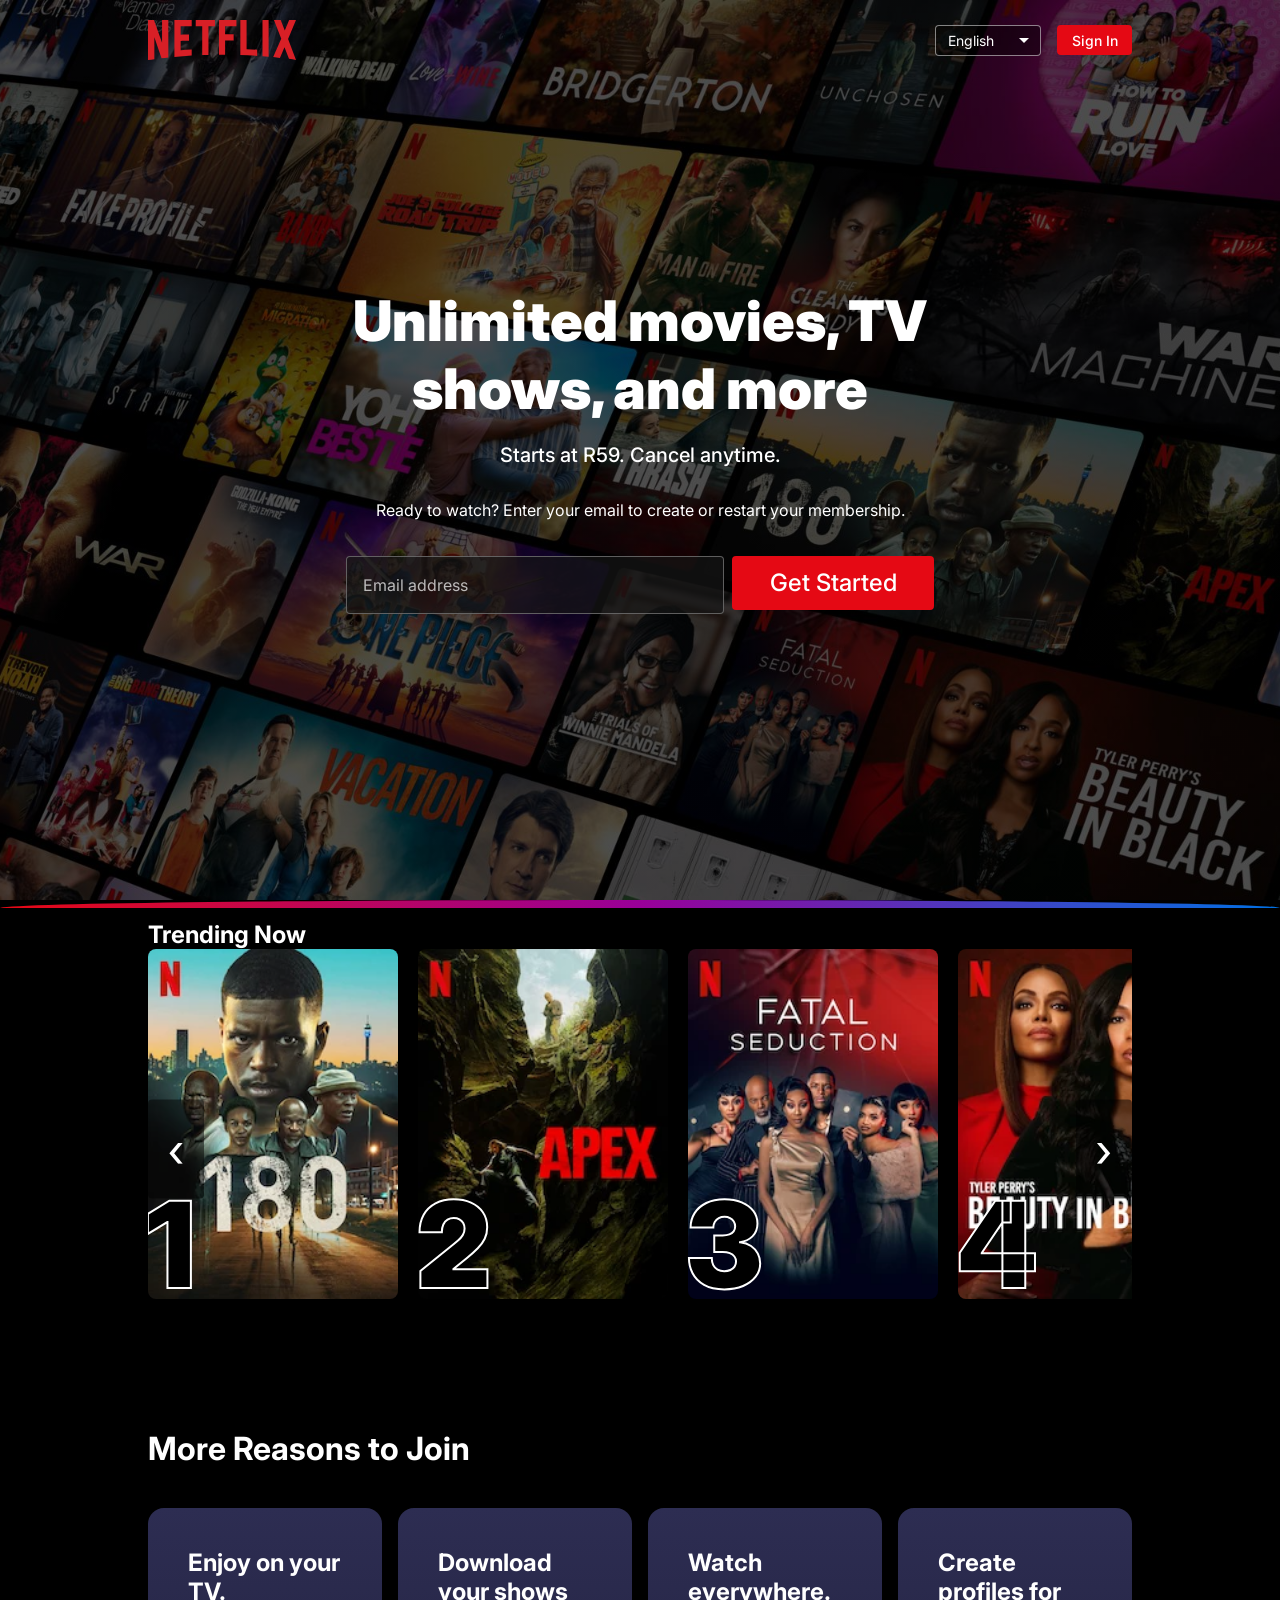
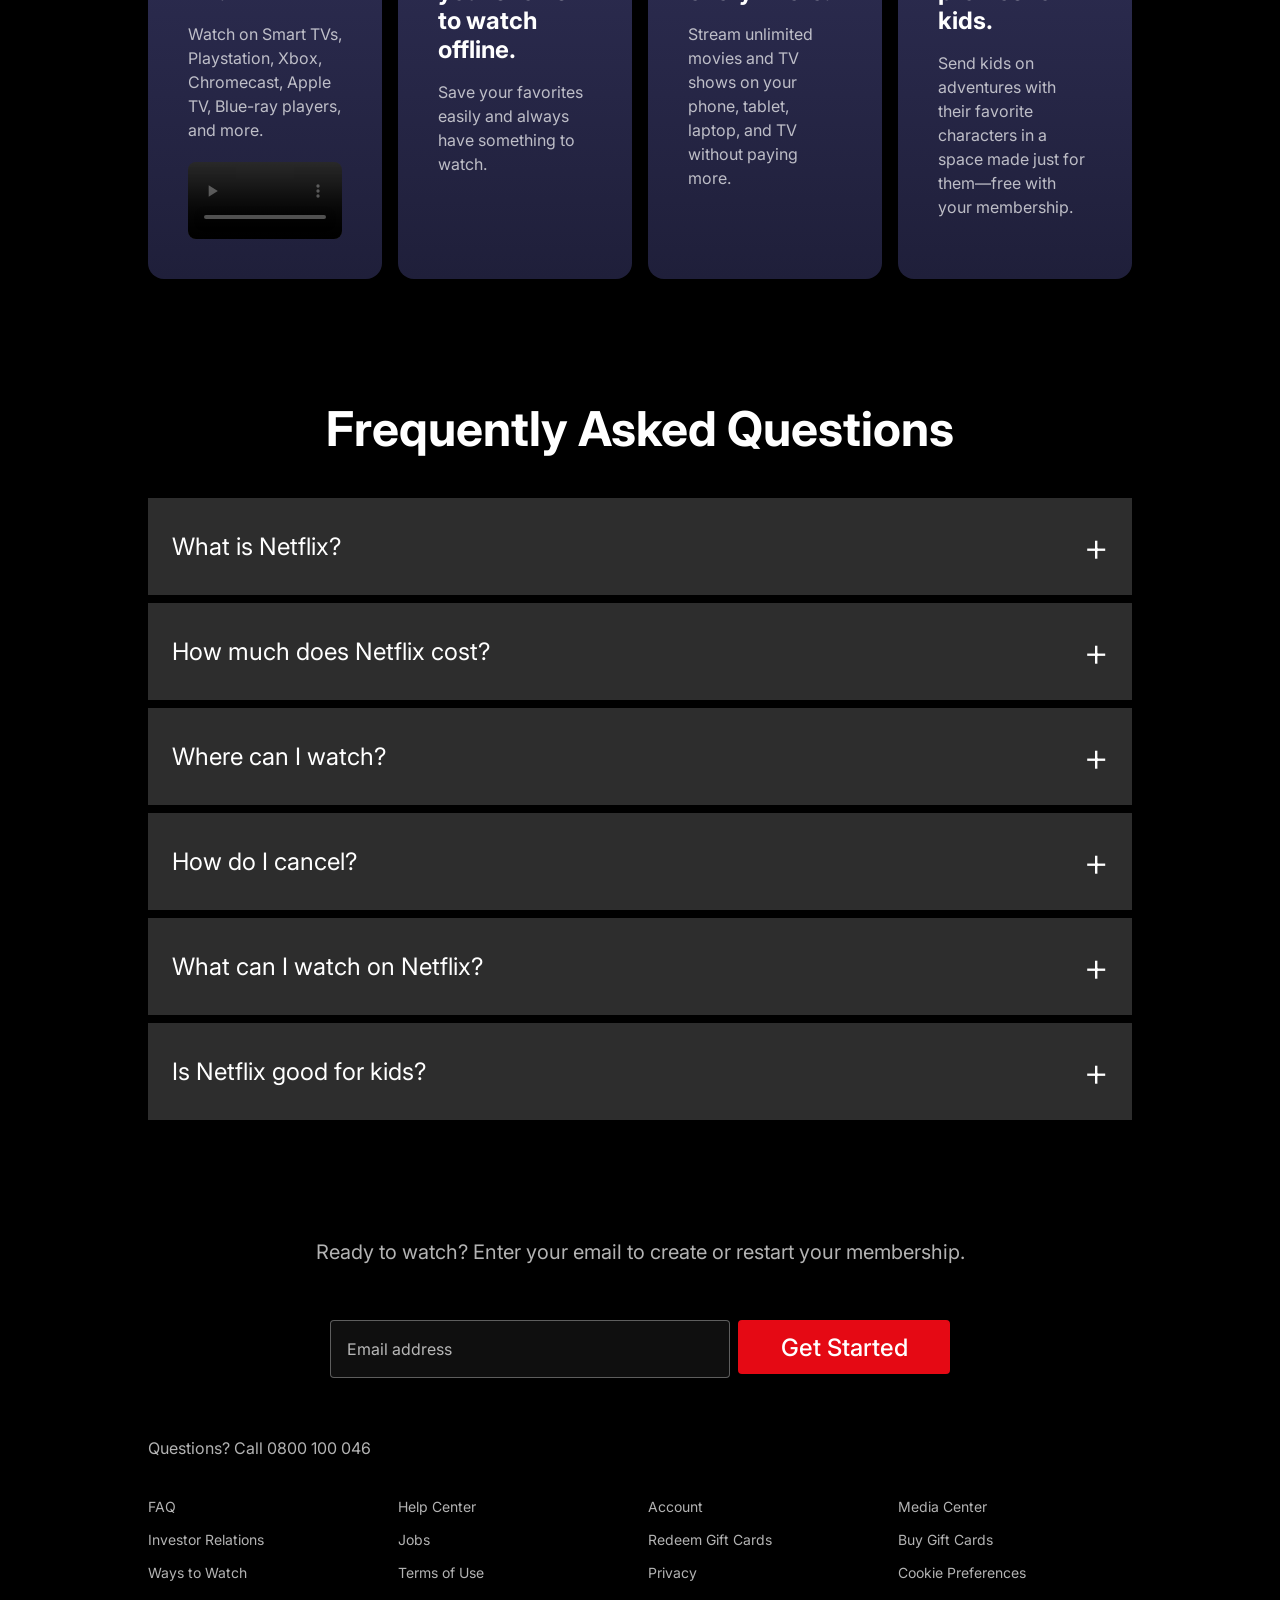
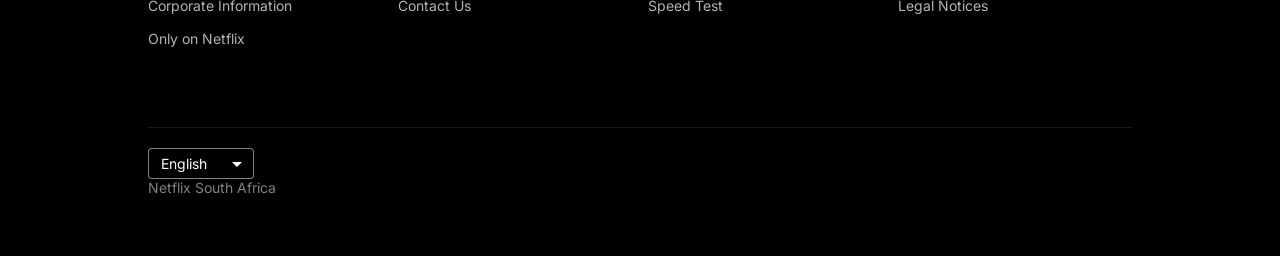
<file: index.html>
<!DOCTYPE html>
<html lang="en">
    <head>
        <meta charset="UTF-8">
        <meta name="viewport" content="width=device-width, initial-scale=1.0">
        <title>Netflix South Africa - Watch TV Shows Online, Watch Movies Online</title>
        <link rel="stylesheet" href="./style.css">
        <link rel="icon" href="./assets/Favicon (1).png" type="image/png">
    </head>

    <body>
        <!-- ========== NAVIGATION BAR ========== -->
        <nav>
            <img src="./assets/Netflix_2015_logo.svg" alt="Netflix Logo" class="nav-logo">

            <div class="nav-right">

                <!-- Language Selection Dropdown -->
                <select class="language-select">
                    <option value="en">English</option>
                    <option value="af">Afrikaans</option>
                    <option value="zu">Zulu</option>
                    <option value="xh">Xhosa</option>
                    <option value="st">Sotho</option>
                    <option value="ts">Tsonga</option>
                    <option value="es">Español</option>
                    <option value="fr">Français</option>
                    <option value="de">Deutsch</option>
                </select>   

                <!-- Sign In Button -->
                <a href="https://www.netflix.com/za/login" class="signin-btn" target="_blank">Sign In </a>
            </div>
        </nav>

        <!-- ========== HERO SECTION ========== -->
        <section id="hero">
            <h1 class="heading">Unlimited movies, TV shows, and more</h1>
            <p class="subheading">Starts at R59. Cancel anytime.</p>
            <p>Ready to watch? Enter your email to create or restart your membership.</p>

            <div class="cta">
                <input type="email" placeholder="Email address" class="email-input">
                <button>Get Started</button>
            </div>
        </section>
        <!-- ========== GRADIENT DIVIDER ========== -->
        <div class="gradient-divider"></div>

        <main>
            <section class="trending">
                <h2>Trending Now</h2>

                <!-- Carousel Wrapper -->
                <div class="carousel-wrapper">
                    <button class="carousel-arrow left" onclick="scrollCarousel('left')">‹</button>

                        <div class="carousel-container">

                            <div class="card" style="background-image: url(./assets/slide1.webp);">
                                <span class="rank">1</span>
                            </div>

                            <div class="card" style="background-image: url(./assets/slide2.webp);">
                                <span class="rank">2</span>
                            </div>

                            <div class="card" style="background-image: url(./assets/slide3.webp);">
                                <span class="rank">3</span>
                            </div>

                            <div class="card" style="background-image: url(./assets/slide4.webp);">
                                <span class="rank">4</span>
                            </div>

                            <div class="card" style="background-image: url(./assets/slide5.webp);">
                                <span class="rank">5</span>
                            </div>

                            <div class="card" style="background-image: url(./assets/slide6.webp);">
                                <span class="rank">6</span>
                            </div>

                            <div class="card" style="background-image: url(./assets/slide7.webp);">
                                <span class="rank">7</span>
                            </div>

                            <div class="card" style="background-image: url(./assets/slide8.webp);">
                                <span class="rank">8</span>
                            </div>

                            <div class="card" style="background-image: url(./assets/slide9.webp);">
                                <span class="rank">9</span>
                            </div>

                            <div class="card" style="background-image: url(./assets/slide10.webp);">
                                <span class="rank">10</span>
                            </div>

                        </div>
                    <button class="carousel-arrow right" onclick="scrollCarousel('right')">›</button>
                </div>

            </section>
        </main>

        <!-- ========== MORE REASONS TO JOIN (FEATURES + VIDEO) ========== -->
        <section class="features">
            <h2>More Reasons to Join</h2>

            <div class="features-grid">

                <!-- Box 1 -->
                <div class="feature-box feature-video">
                    <h3>Enjoy on your TV.</h3>
                    <p>Watch on Smart TVs, Playstation, Xbox, Chromecast, Apple TV, Blue-ray players, and more.</p>

                    <video controls>
                        <source src="./assets/Trailer1.mp4" type="video/mp4">
                        Your browser does not support the video tag.
                    </video>
                </div>

                <!-- Box 2 -->
                <div class="feature-box">
                    <h3>Download your shows to watch offline.</h3>
                    <p>Save your favorites easily and always have something to watch.</p>
                </div>

                <!-- Box 3 -->
                <div class="feature-box">
                    <h3>Watch everywhere.</h3>
                    <p>Stream unlimited movies and TV shows on your phone, tablet, laptop, and TV without paying more.</p>
                </div>

                <!-- Box 4 -->
                <div class="feature-box">
                    <h3>Create profiles for kids.</h3>
                    <p>Send kids on adventures with their favorite characters in a space made just for them—free with your membership.</p>
                </div>
            </div>

        </section>

        <!-- ========== FAQ SECTION ========== -->
        <section class="faq">
            <h2>Frequently Asked Questions</h2>

            <div class="faq-list">

                <details>
                    <summary>What is Netflix?</summary>
                    <p>Netflix is a streaming service that offers a wide variety of award-winning TV shows, movies, anime, documentaries, and more on thousands of internet-connected devices. You can watch as much as you want, whenever you want without a single commercial – all for one low monthly price. There's always something new to discover and new TV shows and movies are added every week!</p>
                </details>

                <details>
                    <summary>How much does Netflix cost?</summary>
                    <p>Watch Netflix on your smartphone, tablet, Smart TV, laptop, or streaming device, all for one fixed monthly fee. Plans range from R 59 to R 229/month.</p>
                </details>

                <details>
                    <summary>Where can I watch?</summary>
                    <p>Watch anywhere, anytime. Sign in with your Netflix account to watch instantly on the web at netflix.com from your personal computer or on any internet-connected device that offers the Netflix app, including smart TVs, smartphones, tablets, streaming media players and game consoles. You can also download your favorite shows with the iOS or Android app. Use downloads to watch while you're on the go and without an internet connection. Take Netflix with you anywhere.</p>
                </details>

                <details>
                    <summary>How do I cancel?</summary>
                    <p>Netflix is flexible. You can easily cancel your account online in two clicks. There are no cancellation fees – start or stop your account anytime.</p>
                </details>

                <details>
                    <summary>What can I watch on Netflix?</summary>
                    <p>Netflix has an extensive library of feature films, documentaries, TV shows, anime, award-winning Netflix originals, and more. Watch as much as you want, anytime you want.</p>
                </details>

                <details>
                    <summary>Is Netflix good for kids?</summary>
                    <p>The Netflix Kids experience is included in your membership to give parents control while kids enjoy family-friendly TV shows and movies in their own space. Kids profiles come with PIN-protected parental controls that let you restrict the maturity rating of content kids can watch and block specific titles you don’t want kids to see.</p>
                </details>

            </div>

        </section>

        <!-- ========== FOOTER ========== -->

        <footer>
            <p class="footer-cta-text">Ready to watch? Enter your email to create or restart your membership.</p>

            <div class="cta-footer">
                <input type="email" placeholder="Email address" class="email-input">
                <button>Get Started</button>
            </div>
        
            <p>Questions? Call 0800 100 046</p>

            <ul class="footer-links">
                <li><a href="https://help.netflix.com/support/412">FAQ</a></li>
                <li><a href="https://help.netflix.com/">Help Center</a></li>
                <li><a href="https://www.netflix.com/youraccount">Account</a></li>
                <li><a href="https://media.netflix.com/">Media Center</a></li>
                <li><a href="https://ir.netflix.com/">Investor Relations</a></li>
                <li><a href="https://jobs.netflix.com/jobs">Jobs</a></li>
                <li><a href="https://www.netflix.com/redeem">Redeem Gift Cards</a></li>
                <li><a href="https://www.netflix.com/shop/gift-cards">Buy Gift Cards</a></li>
                <li><a href="https://www.netflix.com/watch">Ways to Watch</a></li>
                <li><a href="https://www.netflix.com/terms-of-use">Terms of Use</a></li>
                <li><a href="https://www.netflix.com/privacy">Privacy</a></li>
                <li><a href="https://https://www.netflix.com/za/#">Cookie Preferences</a></li>
                <li><a href="https://www.netflix.com/corporateinfo">Corporate Information</a></li>
                <li><a href="https://www.netflix.com/contactus">Contact Us</a></li>
                <li><a href="https://fast.com/">Speed Test</a></li>
                <li><a href="https://www.netflix.com/legal/notices">Legal Notices</a></li>
                <li><a href="https://www.netflix.com/za/browse/genre/839338">Only on Netflix</a></li>
            </ul>

             

            <div class="footer-bottom">
                <!-- FooterLanguage Selection Dropdown -->
                <select class="footer-language-select">
                    <option value="en">English</option>
                    <option value="af">Afrikaans</option>
                    <option value="zu">Zulu</option>
                    <option value="xh">Xhosa</option>
                    <option value="st">Sotho</option>
                    <option value="ts">Tsonga</option>
                    <option value="es">Español</option>
                    <option value="fr">Français</option>
                    <option value="de">Deutsch</option>
                </select> 

                <p>Netflix South Africa</p>
            </div>

        </footer>
    </body>

</html>
</file>
<file: style.css>
/* ============================================
   NETFLIX LANDING PAGE - CSS STYLESHEET
   ============================================ */
@import url('https://fonts.googleapis.com/css2?family=Inter:ital,opsz,wght@0,14..32,100..900;1,14..32,100..900&display=swap');

* {
    margin: 0;
    padding: 0;
    box-sizing: border-box;
    font-family: 'Inter', sans-serif;
}

/* ============================================
   NAVIGATION BAR
   ============================================ */
nav {
    position: absolute; 
    top: 0;
    left: 0;
    width: 100%; /* Full width of the viewport */
    display: flex;
    justify-content: space-between; /* Aligns items to the left and right edges */
    align-items: center;
    background-color: transparent;
    padding: 20px 148px;
    z-index: 10; /* Ensure the nav stays above the hero section */
}

.nav-logo {
    width: 148px;
    height: 40px;
}

/* Nav right side container */
.nav-right {
    display: flex;
    align-items: center;
    gap: 16px;  /* Space between language selector and sign in button */
}

/* Language Selector */
.language-select {
    background-color: rgba(0, 0, 0, 0.4);
    border: 1px solid rgba(255, 255, 255, 0.5);
    border-radius: 4px;
    color: white;
    font-size: 14px;
    padding: 6px 30px 6px 12px;  /* Extra right padding for arrow */
    cursor: pointer;
    outline: none;
    
    /* Custom arrow */
    appearance: none;  /* Removes default browser arrow */
    background-image: url("data:image/svg+xml,%3Csvg xmlns='http://www.w3.org/2000/svg' width='12' height='12' viewBox='0 0 12 12'%3E%3Cpath fill='white' d='M6 9L1 4h10z'/%3E%3C/svg%3E");
    background-repeat: no-repeat;
    background-position: right 10px center;
    background-size: 12px;
}

.language-select:hover {
    border-color: white;
}

/* Style the dropdown options */
.language-select option {
    background-color: rgb(255, 255, 255);
    color: black;
    padding: 10px;
}

.signin-btn {
    background-color: rgb(229, 9, 20);
    color: rgb(255, 255, 255);
    border-style: solid;
    border-color: rgb(229, 9, 20);
    border-radius: 4px;
    width: 75px;
    height: 30px;
    cursor: pointer;
    font-size: 14px;
    font-weight: 500;
    text-decoration: none;
    display: inline-flex;
    align-items: center;
    justify-content: center;
}

.signin-btn:hover {
    background-color: rgb(193, 17, 25);
    border-color: rgb(193, 17, 25);
}

/* ============================================
   HERO SECTION
   ============================================ */
#hero {
    position: relative; /*Acts a wall for my nav to stay on top of the hero section */
    background-image: linear-gradient(rgba(0, 0, 0, 0.6), rgba(0, 0, 0, 0.6)), url('./assets/Background\ image.jpg'); /*dark overlay for better text visibility */
    background-size: cover;
    background-position: center;
    height: 100vh;
    text-align: center;
    color: rgb(255, 255, 255);
    display: flex;
    flex-direction: column;
    align-items: center;
    justify-content: center;
    padding: 20px;
}

.heading {
    font-size: 56px;
    font-weight: 900;
    margin-bottom: 16px;
    text-align: center;
    display: block;
    height: 140px;
    width: 588px;
}

.subheading {
    font-size: 20px;
    font-weight: 500;
    margin-bottom: 32px;
    text-align: center;
    display: block;
    height: 25px;
    width: 588px;
}

.cta {
    display: flex;
    justify-content: center;
    gap: 8px;
    padding-top: 16px;
    width: 588px;
    margin-top: 20px;
}

.email-input {
    background-color: rgba(22, 22, 22, 0.7);
    border: 1px solid rgba(128, 128, 128, 0.7);
    border-radius: 4px;
    text-align: left;
    text-decoration-color: rgb(255, 255, 255);
    font-size: 16px;
    color: rgb(255, 255, 255);
    padding: 18px 16px;
    display: inline-flex;
    width: 400px;
    outline: none; /*this removes the default blue outline when the input is focused */
}

.email-input::placeholder {
    color: rgb(255, 255, 255);
    opacity: 0.7; /* Adjust the opacity of the placeholder text */
}

/*get started button styles*/

.cta button {
    background-color: rgb(229, 9, 20);
    color: rgb(255, 255, 255);
    border-style: solid;
    border-color: rgb(229, 9, 20);
    border-radius: 4px;
    cursor: pointer;
    font-size: 24px;
    font-weight: 500;
    padding: 14px 24px;
    white-space: nowrap; /* Prevents the button text from wrapping to the next line */  
    display: flex;
    align-items: center;
    justify-content: center;
    height: 54px;
    width: 211.25px;
}

.cta button:hover {
    background-color: rgb(193, 17, 25);
    border-color: rgb(193, 17, 25);
}

.gradient-divider {
    height: 8px;
    background: linear-gradient(90deg,rgb(229, 9, 20) 0%, rgb(153, 0, 153) 50%, rgb(0, 113, 227) 100%);
    border-top-left-radius: 50% 100%;
    border-top-right-radius: 50% 100%;
    width: 100%;
    position: absolute;
}

/* ============================================
   TRENDING NOW SECTION
   ============================================ */
.trending {
    background-color: #000000;
    padding: 20px 148px;
    color: rgb(255, 255, 255);
}

/* ============================================
   CAROUSEL CONTAINER
   ============================================ */
.carousel-container {
    display: flex;
    overflow-x: scroll;
    gap: 20px;
    height: 268px;
    scrollbar-width: none;
    height: 400px;
}

.carousel-container::-webkit-scrollbar {
    display: none;  /* Hide scrollbar for WebKit browsers */
}

.carousel-wrapper {
    position: relative;
}

.carousel-arrow {
    position: absolute;
    top: 50%;
    transform: translateY(-50%);
    background-color: rgba(0, 0, 0, 0.5);
    color: white;
    border: none;
    font-size: 48px;
    padding: 20px;
    cursor: pointer;
    z-index: 10;
    border-radius: 4px;
}

.carousel-arrow:hover {
    background-color: rgba(0, 0, 0, 0.8);
}

.carousel-arrow.left {
    left: 0;
}

.carousel-arrow.right {
    right: 0;
}

.card {
    min-width: 250px;
    height: 350px;
    background-size: cover;
    background-position: center;
    position: relative;
    border-radius: 8px;
    flex-shrink: 0;
}

.rank {
    font-size: 120px;
    font-weight: 900;
    position: absolute; 
    bottom: -10px; /* Adjust this value to position the rank number vertically */
    left: -10px; /* Adjust this value to position the rank number horizontally */
    padding: 4px 8px;
    border-radius: 4px;
    -webkit-text-fill-color: rgb(0, 0, 0);
    -webkit-text-stroke: 2px rgb(0, 0, 0);
    -webkit-text-stroke-color: rgb(255, 255, 255);
    text-size-adjust: 100%;
    line-height: 1; /* This ensures the text doesn't have extra spacing */
}

/* ============================================
   FEATURES + VIDEO SECTION
   ============================================ */
.features {
    background-color: #000000;
    padding: 60px 148px;
    color: white;
}

.features h2 {
    font-size: 32px;
    margin-bottom: 40px;
}

.features-grid {
    display: grid;
    grid-template-columns: repeat(4, 1fr);  /* 4 equal columns */
    gap: 16px;  /* space between boxes */
}

/* Shared styles for all boxes using the BEM methodology */
.feature-box {
    display: flex;
    flex-direction: column;
    background: linear-gradient(to bottom, #2d2d52,#1f1f3a);
    border-radius: 16px;
    padding: 40px;
    color: rgb(255, 255, 255);
}

.feature-box h3 {
    font-size: 24px;
    margin-bottom: 16px;
}

.feature-box p {
    font-size: 16px;
    line-height: 1.5;
    color: rgba(255, 255, 255, 0.7);  /* Slightly dimmed */
}

.feature-video video {
    display: block;
    width: 100%;
    margin-top: 20px;
    border-radius: 8px;
}

/* ============================================
   FAQ SECTION
   ============================================ */

.faq {
    background-color: #000000;
    color: rgb(255, 255, 255);
    display: flex;
    flex-direction: column;
    padding: 60px 148px;
}

.faq h2 {
    font-size: 48px;
    text-align: center;
    margin-bottom: 40px;
}

.faq-list {
    display: flex;
    flex-direction: column;
    gap: 8px;  /* Space between questions */
    max-width: 1200px;  /* Control max width */
    margin: 0 auto;  /* Center the list */
    width: 100%;  /* Full width of the container */
}

details {
    background-color: rgb(45, 45, 45);
    border: none;
    width: 100%; 
    gap: 8px;  /* Space between summary and content */
}

summary {
    font-size: 24px;
    font-weight: 400;
    list-style: none;
    padding: 24px 24px 24px 24px;
    cursor: pointer;
    display: flex;
    justify-content: space-between;
    align-items: center;
}

summary::after {
    content: '+';
    font-size: 40px;
    font-weight: 300;
}

details[open] summary {
    padding: 24px 24px 24px 24px;
}

details p {
    font-size: 24px;
    padding: 24px 24px 24px 24px;  
    line-height: 1.5;
    color: rgba(255, 255, 255, 0.9);
    margin: 0;
    margin-top: 8px;  /* Adds a small gap between summary and content */
}

details[open] summary::after {
    content: '×';  /* Changes to × when open */
}

summary:hover {
    background-color: rgb(81, 81, 81);
    color: rgb(255, 255, 255);
}

/* ============================================
   FOOTER
   ============================================ */
footer {
    background-color: #000000;
    color: rgba(255, 255, 255, 0.7);
    padding: 60px 148px;
    display: flex;
    flex-direction: column;
}

.footer-content {
    max-width: 1200px;
}

.footer-cta-text {
    text-align: center;
    font-size: 20px;
    margin-bottom: 20px;
}


.cta-footer {
    display: flex;
    justify-content: center;
    gap: 8px;
    padding-top: 16px;
    width: 100%;
    margin-top: 20px;
    margin-bottom: 60px;
}

.email-input {
    background-color: rgba(22, 22, 22, 0.7);
    border: 1px solid rgba(128, 128, 128, 0.7);
    border-radius: 4px;
    text-align: left;
    text-decoration-color: rgb(255, 255, 255);
    font-size: 16px;
    color: rgb(255, 255, 255);
    padding: 18px 16px;
    display: inline-flex;
    width: 400px;
    outline: none; /*this removes the default blue outline when the input is focused */
}

.email-input::placeholder {
    color: rgb(255, 255, 255);
    opacity: 0.7; /* Adjust the opacity of the placeholder text */
}

/*get started button styles*/

.cta-footer button {
    background-color: rgb(229, 9, 20);
    color: rgb(255, 255, 255);
    border-style: solid;
    border-color: rgb(229, 9, 20);
    border-radius: 4px;
    cursor: pointer;
    font-size: 24px;
    font-weight: 500;
    padding: 14px 24px;
    white-space: nowrap; /* Prevents the button text from wrapping to the next line */  
    display: flex;
    align-items: center;
    justify-content: center;
    height: 54px;
    width: 211.25px;
}

.cta-footer button:hover {
    background-color: rgb(193, 17, 25);
    border-color: rgb(193, 17, 25);
}

.footer-links {
    display: grid;
    grid-template-columns: repeat(4, 1fr); /* 4 equal columns */
    gap: 16px;
    list-style: none;
    margin: 40px 0;
    padding: 0;
    align-items: left;
}

.footer-links li {
    font-size: 14px;
    color: rgba(255, 255, 255, 0.7);
}

.footer-links li a {
    color: rgba(255, 255, 255, 0.7);
    text-decoration: none;
}

.footer-links li a:hover {
    text-decoration: underline;
}

/* Language Selector */
.footer-language-select {
    background-color: rgba(0, 0, 0, 0.4);
    border: 1px solid rgba(255, 255, 255, 0.5);
    border-radius: 4px;
    color: white;
    font-size: 14px;
    padding: 6px 30px 6px 12px;  /* Extra right padding for arrow */
    cursor: pointer;
    outline: none;
    display: flex;
    align-items: left;
    gap: 16px;  /* Space between language selector and sign in button */
    
    /* Custom arrow */
    appearance: none;  /* Removes default browser arrow */
    background-image: url("data:image/svg+xml,%3Csvg xmlns='http://www.w3.org/2000/svg' width='12' height='12' viewBox='0 0 12 12'%3E%3Cpath fill='white' d='M6 9L1 4h10z'/%3E%3C/svg%3E");
    background-repeat: no-repeat;
    background-position: right 10px center;
    background-size: 12px;
}

.footer-language-select:hover {
    border-color: white;
}

/* Style the dropdown options */
.footer-language-select option {
    background-color: rgb(255, 255, 255);
    color: black;
    padding: 10px;
}

/*bottom footer styles */
.footer-bottom {
    font-size: 14px;
    margin-top: 40px;
    padding-top: 20px;
    border-top: 1px solid rgba(255, 255, 255, 0.1);
}

.footer-bottom p {
    font-size: 14px;
    color: rgba(255, 255, 255, 0.5);
}


    
/* ============================================
   MEDIA QUERIES - RESPONSIVE DESIGN
   ============================================ */

/* For tablets and smaller screens (768px and 1023px) */
@media (max-width: 1023px) {
    /* Styles for tablets and smaller screens */
    nav {
        padding: 20px 40px; /* Reduce horizontal padding */
    }


    .nav-logo {
        width: 120px;
        height: 32px;
    }

    /* Hero section adjustments */
    #hero h1 {
        font-size: 32px; /* Reduce font size for smaller screens */
        width: 100%; /* Allow the heading to take full width */

    }

    #hero p {
        font-size: 16px; /* Reduce font size for smaller screens */
    }

    /* CTA - stack the input and button vertically on smaller screens */
    .cta {
        flex-direction: column;
        align-items: center;
    }

    .email-input {
        width: 100%; /* Make the input take full width on smaller screens */
        max-width: 400px; /* Optional: set a max width for larger screens */
    }

    .cta button {
        width: 100%; /* Make the button take full width on smaller screens */
        max-width: 400px; 
    }

    /* Trending - reduce padding */
    .trending {
        padding: 40px 40px;
    }
    
    /* Features - 2 columns instead of 4 */
    .features-grid {
        grid-template-columns: repeat(2, 1fr);
    }
    
    .features {
        padding: 40px 40px;
    }
    
    /* FAQ - reduce padding */
    .faq {
        padding: 40px 40px;
    }
    
    /* Footer - 2 columns for links */
    .footer-links {
        grid-template-columns: repeat(2, 1fr);
    }
    
    footer {
        padding: 40px 40px;
    }
}

/* Mobile (< 768px) */
@media screen and (max-width: 767px) {
    
    /* Nav - smaller logo, tighter spacing */
    nav {
        padding: 15px 20px;
    }
    
    .nav-logo {
        width: 100px;
        height: 28px;
    }
    
    .signin-btn {
        width: 60px;
        height: 28px;
        font-size: 12px;
        padding: 6px 12px;
    }
    
    /* Hero - stack and shrink */
    #hero {
        padding: 40px 20px;
        height: auto;
        min-height: 60vh;
    }
    
    #hero h1 {
        font-size: 28px;
        line-height: 1.2;
    }
    
    #hero p {
        font-size: 14px;
    }
    
    /* CTA - full width */
    .cta {
        flex-direction: column;
        width: 100%;
    }
    
    .email-input {
        width: 100%;
    }
    
    .cta button {
        width: 100%;
        font-size: 18px;
        height: 48px;
    }
    
    /* Trending - tighter spacing */
    .trending {
        padding: 30px 20px;
    }
    
    .trending h2 {
        font-size: 24px;
    }
    
    .card {
        min-width: 200px;
        height: 280px;
    }
    
    .rank {
        font-size: 80px;
    }
    
    /* Features - single column */
    .features {
        padding: 30px 20px;
    }
    
    .features h2 {
        font-size: 24px;
    }
    
    .features-grid {
        grid-template-columns: 1fr;  /* Stack vertically */
        gap: 20px;
    }
    
    /* FAQ - single column */
    .faq {
        padding: 30px 20px;
    }
    
    .faq h2 {
        font-size: 28px;
    }
    
    summary {
        font-size: 18px;
        padding: 16px;
    }
    
    details p {
        font-size: 16px;
        padding: 16px;
    }
    
    summary::after {
        font-size: 30px;
    }
    
    /* Footer - single column */
    footer {
        padding: 30px 20px;
    }
    
    .footer-cta-text {
        font-size: 16px;
    }
    
    .cta-footer {
        flex-direction: column;
        width: 100%;
    }
    
    .cta-footer .email-input {
        width: 100%;
    }
    
    .cta-footer button {
        width: 100%;
    }
    
    .footer-links {
        grid-template-columns: 1fr;  /* Single column */
    }

    @media screen and (max-width: 767px) {
    .footer-language-select {
        font-size: 12px;
        padding: 4px 24px 4px 8px;
    }
}
}
</file>
